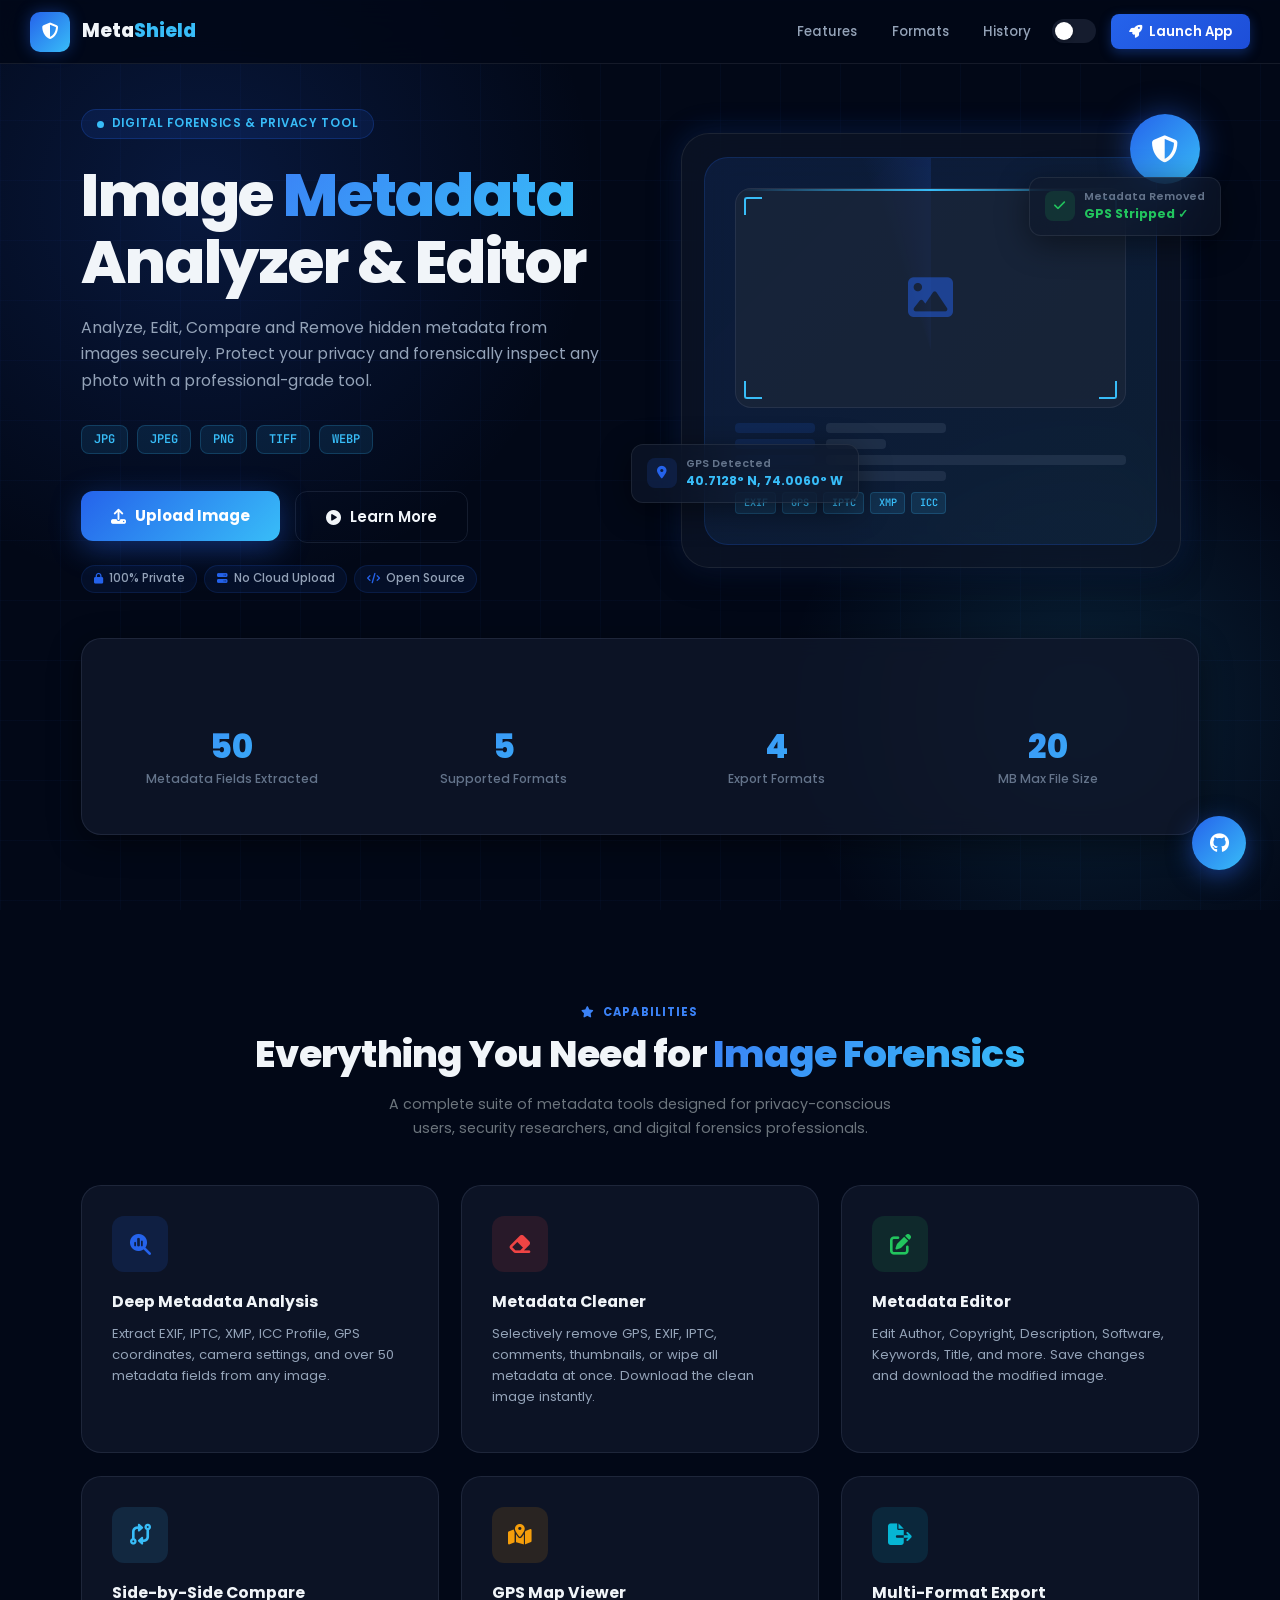
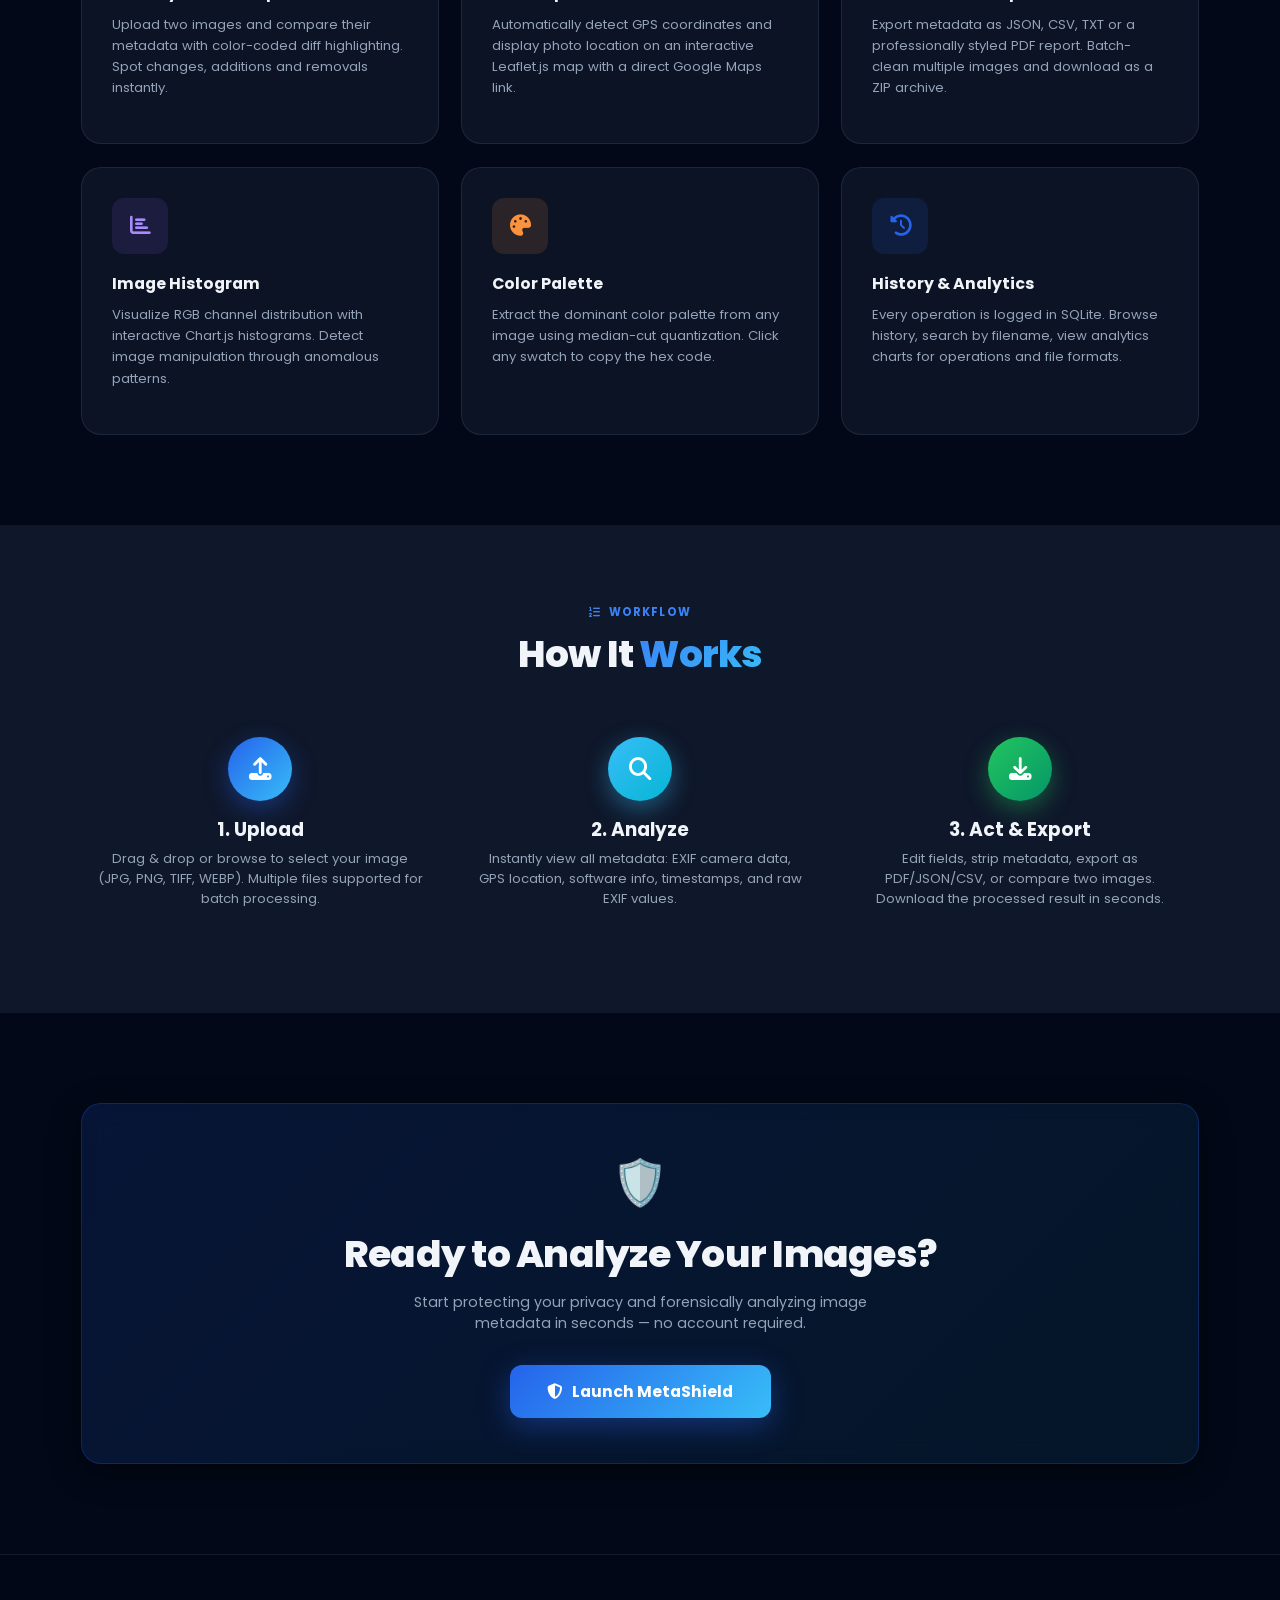
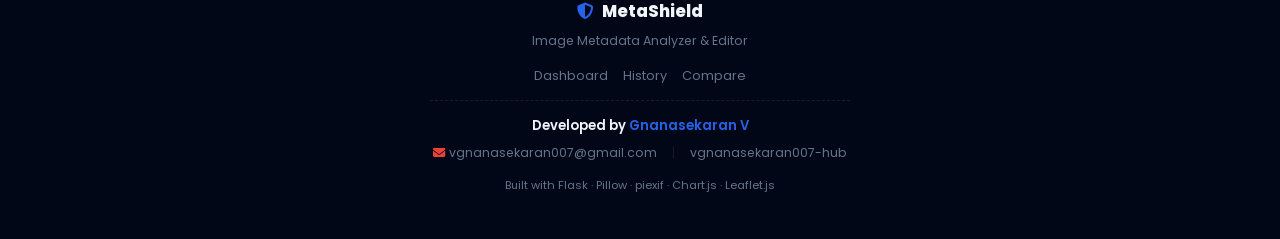
<file: templates/index.html>
<!DOCTYPE html>
<html lang="en" data-theme="dark">
<head>
  <meta charset="UTF-8" />
  <meta name="viewport" content="width=device-width, initial-scale=1.0" />
  <title>MetaShield – Image Metadata Analyzer & Editor</title>
  <meta name="description" content="Analyze, Edit, Compare and Remove Metadata from Images securely. A professional cybersecurity tool for digital forensics." />

  <!-- Favicon -->
  <link rel="shortcut icon" href="{{ url_for('static', filename='images/favicon.png') }}" type="image/png" />

  <!-- Bootstrap 5 -->
  <link rel="stylesheet" href="https://cdn.jsdelivr.net/npm/bootstrap@5.3.3/dist/css/bootstrap.min.css" />
  <!-- Font Awesome -->
  <link rel="stylesheet" href="https://cdnjs.cloudflare.com/ajax/libs/font-awesome/6.5.1/css/all.min.css" />
  <!-- AOS Animation -->
  <link rel="stylesheet" href="https://unpkg.com/aos@2.3.4/dist/aos.css" />
  <!-- Custom CSS -->
  <link rel="stylesheet" href="/static/css/style.css" />

  <style>
    .hero-illustration {
      width: 100%;
      max-width: 500px;
      margin: 0 auto;
      position: relative;
    }
    .illustration-main {
      background: linear-gradient(135deg, rgba(37,99,235,.12), rgba(56,189,248,.08));
      border: 1px solid rgba(37,99,235,.2);
      border-radius: 24px;
      padding: 2rem;
      position: relative;
      overflow: hidden;
    }
    .illustration-main::before {
      content: '';
      position: absolute;
      top: -50%;
      left: -50%;
      width: 200%;
      height: 200%;
      background: conic-gradient(from 0deg at 50% 50%, transparent 340deg, rgba(37,99,235,.15) 360deg);
      animation: rotate 8s linear infinite;
    }
    @keyframes rotate { from { transform: rotate(0deg); } to { transform: rotate(360deg); } }
    .illustration-inner {
      position: relative;
      z-index: 1;
    }
    .mock-image-frame {
      background: var(--bg-input);
      border: 1px solid var(--border);
      border-radius: 16px;
      overflow: hidden;
      margin-bottom: 1rem;
      aspect-ratio: 16/9;
      display: flex;
      align-items: center;
      justify-content: center;
      position: relative;
    }
    .mock-image-frame .scan-line {
      position: absolute;
      top: 0; left: 0; right: 0;
      height: 2px;
      background: linear-gradient(90deg, transparent, var(--accent), transparent);
      animation: scanLine 2.5s ease-in-out infinite;
    }
    @keyframes scanLine {
      0%   { top: 0%; opacity: 1; }
      90%  { top: 100%; opacity: 1; }
      100% { top: 100%; opacity: 0; }
    }
    .mock-image-frame i {
      font-size: 3rem;
      color: var(--primary);
      opacity: 0.5;
    }
    .mock-meta-rows { display: flex; flex-direction: column; gap: .4rem; }
    .mock-meta-row {
      display: flex; gap: .75rem; align-items: center;
    }
    .mock-meta-key {
      background: rgba(37,99,235,.15);
      border-radius: 4px;
      height: 10px;
      width: 80px;
      flex-shrink: 0;
    }
    .mock-meta-val {
      background: var(--border);
      border-radius: 4px;
      height: 10px;
      flex: 1;
    }
    .mock-meta-val.short { flex: 0 0 60px; }
    .mock-meta-val.med   { flex: 0 0 120px; }
    .mock-tag-row {
      display: flex; gap: .4rem; flex-wrap: wrap; margin-top: .75rem;
    }
    .mock-tag {
      background: rgba(56,189,248,.12);
      border: 1px solid rgba(56,189,248,.2);
      border-radius: 4px;
      padding: .15rem .5rem;
      font-size: .68rem;
      color: var(--accent);
      font-family: var(--font-mono);
      font-weight: 600;
    }
    .floating-shield {
      position: absolute;
      top: -20px;
      right: -20px;
      width: 70px;
      height: 70px;
      background: linear-gradient(135deg, var(--primary), var(--accent));
      border-radius: 50%;
      display: flex;
      align-items: center;
      justify-content: center;
      font-size: 1.8rem;
      color: white;
      box-shadow: 0 0 30px rgba(37,99,235,.5);
      animation: floatCard 5s ease-in-out infinite;
      z-index: 10;
    }
  </style>
</head>
<body>

<!-- Page Loader -->
<div id="page-loader">
  <div class="loader-logo"><i class="fas fa-shield-halved"></i></div>
  <div style="font-size:.85rem;color:var(--text-muted);margin-bottom:.75rem;font-weight:600;letter-spacing:.05em;">METASHIELD</div>
  <div class="loader-bar"><div class="loader-bar-inner"></div></div>
</div>

<!-- Animated background -->
<div class="hero-bg">
  <div class="grid-overlay"></div>

  <!-- ── Navbar ──────────────────────────────────────────── -->
  <nav class="ms-navbar">
    <a href="/" class="nav-logo text-decoration-none">
      <div class="logo-icon"><i class="fas fa-shield-halved"></i></div>
      <span class="brand">Meta<span class="dot">Shield</span></span>
    </a>

    <div class="nav-links ms-auto d-flex align-items-center gap-2">
      <a href="#features" class="nav-link-custom d-none d-md-block">Features</a>
      <a href="#formats"  class="nav-link-custom d-none d-md-block">Formats</a>
      <a href="/history"  class="nav-link-custom d-none d-md-block">History</a>
      <button class="theme-toggle me-2" id="themeToggle" title="Toggle theme" aria-label="Toggle dark/light theme"></button>
      <a href="/dashboard"><button class="btn-nav ripple"><span><i class="fas fa-rocket me-1"></i> Launch App</span></button></a>
    </div>
  </nav>

  <!-- ── Hero Section ────────────────────────────────────── -->
  <section class="hero-section" id="home">
    <div class="container">
      <div class="row align-items-center g-5">

        <!-- Left column -->
        <div class="col-lg-6" data-aos="fade-right" data-aos-duration="700">
          <div class="hero-eyebrow">
            <span class="eyebrow-dot"></span>
            Digital Forensics & Privacy Tool
          </div>

          <h1 class="hero-title">
            Image <span class="grad">Metadata</span><br/>
            Analyzer &amp; Editor
          </h1>

          <p class="hero-sub">
            Analyze, Edit, Compare and Remove hidden metadata from images
            securely. Protect your privacy and forensically inspect any photo
            with a professional-grade tool.
          </p>

          <!-- Supported formats -->
          <div class="hero-badges" id="formats">
            <span class="format-badge">JPG</span>
            <span class="format-badge">JPEG</span>
            <span class="format-badge">PNG</span>
            <span class="format-badge">TIFF</span>
            <span class="format-badge">WEBP</span>
          </div>

          <!-- CTA Buttons -->
          <div class="hero-actions mb-4">
            <a href="/dashboard">
              <button class="btn-hero-primary ripple">
                <i class="fas fa-upload"></i>
                Upload Image
              </button>
            </a>
            <a href="#features">
              <button class="btn-hero-secondary">
                <i class="fas fa-play-circle"></i>
                Learn More
              </button>
            </a>
          </div>

          <!-- Trust indicators -->
          <div class="d-flex flex-wrap gap-2 mt-2">
            <span class="info-chip"><i class="fas fa-lock"></i> 100% Private</span>
            <span class="info-chip"><i class="fas fa-server"></i> No Cloud Upload</span>
            <span class="info-chip"><i class="fas fa-code"></i> Open Source</span>
          </div>
        </div>

        <!-- Right column – Illustration -->
        <div class="col-lg-6" data-aos="fade-left" data-aos-duration="700" data-aos-delay="150">
          <div class="hero-illustration">

            <!-- Floating mini cards -->
            <div class="hero-mini-card card-1">
              <div class="mini-icon" style="background:rgba(34,197,94,.15);color:var(--success);">
                <i class="fas fa-check"></i>
              </div>
              <div>
                <div style="font-size:.72rem;color:var(--text-muted);">Metadata Removed</div>
                <div style="font-size:.82rem;font-weight:700;color:var(--success);">GPS Stripped ✓</div>
              </div>
            </div>

            <div class="hero-mini-card card-2">
              <div class="mini-icon" style="background:rgba(37,99,235,.15);color:var(--primary);">
                <i class="fas fa-map-marker-alt"></i>
              </div>
              <div>
                <div style="font-size:.72rem;color:var(--text-muted);">GPS Detected</div>
                <div style="font-size:.82rem;font-weight:700;color:var(--accent);">40.7128° N, 74.0060° W</div>
              </div>
            </div>

            <!-- Main visual card -->
            <div class="hero-image-card">
              <div class="floating-shield"><i class="fas fa-shield-halved"></i></div>
              <div class="illustration-main">
                <div class="illustration-inner">
                  <div class="mock-image-frame">
                    <div class="scan-line"></div>
                    <i class="fas fa-image"></i>
                    <!-- Simulated corner markers -->
                    <div style="position:absolute;top:8px;left:8px;width:18px;height:18px;border-top:2px solid var(--accent);border-left:2px solid var(--accent);border-radius:3px 0 0 0;"></div>
                    <div style="position:absolute;top:8px;right:8px;width:18px;height:18px;border-top:2px solid var(--accent);border-right:2px solid var(--accent);border-radius:0 3px 0 0;"></div>
                    <div style="position:absolute;bottom:8px;left:8px;width:18px;height:18px;border-bottom:2px solid var(--accent);border-left:2px solid var(--accent);border-radius:0 0 0 3px;"></div>
                    <div style="position:absolute;bottom:8px;right:8px;width:18px;height:18px;border-bottom:2px solid var(--accent);border-right:2px solid var(--accent);border-radius:0 0 3px 0;"></div>
                  </div>
                  <div class="mock-meta-rows">
                    <div class="mock-meta-row"><div class="mock-meta-key" style="animation:shimmer 2s .0s infinite;"></div><div class="mock-meta-val med"></div></div>
                    <div class="mock-meta-row"><div class="mock-meta-key" style="animation:shimmer 2s .2s infinite;"></div><div class="mock-meta-val short"></div></div>
                    <div class="mock-meta-row"><div class="mock-meta-key" style="animation:shimmer 2s .4s infinite;"></div><div class="mock-meta-val"></div></div>
                    <div class="mock-meta-row"><div class="mock-meta-key" style="animation:shimmer 2s .6s infinite;"></div><div class="mock-meta-val med"></div></div>
                  </div>
                  <div class="mock-tag-row">
                    <span class="mock-tag">EXIF</span>
                    <span class="mock-tag">GPS</span>
                    <span class="mock-tag">IPTC</span>
                    <span class="mock-tag">XMP</span>
                    <span class="mock-tag">ICC</span>
                  </div>
                </div>
              </div>
            </div>
          </div>
        </div>
      </div>

      <!-- Stats row -->
      <div class="row mt-5" data-aos="fade-up" data-aos-delay="300">
        <div class="col-12">
          <div class="glass-card p-4">
            <div class="stats-grid">
              <div class="stat-item" data-aos="zoom-in" data-aos-delay="350">
                <div class="stat-number" data-count="50">0</div>
                <div class="stat-label">Metadata Fields Extracted</div>
              </div>
              <div class="stat-item" data-aos="zoom-in" data-aos-delay="400">
                <div class="stat-number" data-count="5">0</div>
                <div class="stat-label">Supported Formats</div>
              </div>
              <div class="stat-item" data-aos="zoom-in" data-aos-delay="450">
                <div class="stat-number" data-count="4">0</div>
                <div class="stat-label">Export Formats</div>
              </div>
              <div class="stat-item" data-aos="zoom-in" data-aos-delay="500">
                <div class="stat-number" data-count="20">0</div>
                <div class="stat-label">MB Max File Size</div>
              </div>
            </div>
          </div>
        </div>
      </div>
    </div>
  </section>
</div><!-- /.hero-bg -->

<!-- ── Features Section ──────────────────────────────────── -->
<section class="features-section" id="features">
  <div class="container">
    <div class="text-center mb-5" data-aos="fade-up">
      <div class="section-label"><i class="fas fa-star"></i> Capabilities</div>
      <h2 class="section-heading">Everything You Need for <span class="text-grad">Image Forensics</span></h2>
      <p class="text-secondary" style="max-width:540px;margin:0 auto;font-size:.95rem;line-height:1.7;">
        A complete suite of metadata tools designed for privacy-conscious users, security researchers, and digital forensics professionals.
      </p>
    </div>

    <div class="row g-4">
      <!-- Feature 1 -->
      <div class="col-md-6 col-lg-4" data-aos="fade-up" data-aos-delay="0">
        <div class="feature-card">
          <div class="feature-icon" style="background:rgba(37,99,235,.15);color:var(--primary);">
            <i class="fas fa-magnifying-glass-chart"></i>
          </div>
          <div class="feature-title">Deep Metadata Analysis</div>
          <p class="feature-desc">Extract EXIF, IPTC, XMP, ICC Profile, GPS coordinates, camera settings, and over 50 metadata fields from any image.</p>
        </div>
      </div>
      <!-- Feature 2 -->
      <div class="col-md-6 col-lg-4" data-aos="fade-up" data-aos-delay="80">
        <div class="feature-card">
          <div class="feature-icon" style="background:rgba(239,68,68,.12);color:var(--danger);">
            <i class="fas fa-eraser"></i>
          </div>
          <div class="feature-title">Metadata Cleaner</div>
          <p class="feature-desc">Selectively remove GPS, EXIF, IPTC, comments, thumbnails, or wipe all metadata at once. Download the clean image instantly.</p>
        </div>
      </div>
      <!-- Feature 3 -->
      <div class="col-md-6 col-lg-4" data-aos="fade-up" data-aos-delay="160">
        <div class="feature-card">
          <div class="feature-icon" style="background:rgba(34,197,94,.12);color:var(--success);">
            <i class="fas fa-pen-to-square"></i>
          </div>
          <div class="feature-title">Metadata Editor</div>
          <p class="feature-desc">Edit Author, Copyright, Description, Software, Keywords, Title, and more. Save changes and download the modified image.</p>
        </div>
      </div>
      <!-- Feature 4 -->
      <div class="col-md-6 col-lg-4" data-aos="fade-up" data-aos-delay="0">
        <div class="feature-card">
          <div class="feature-icon" style="background:rgba(56,189,248,.12);color:var(--accent);">
            <i class="fas fa-code-compare"></i>
          </div>
          <div class="feature-title">Side-by-Side Compare</div>
          <p class="feature-desc">Upload two images and compare their metadata with color-coded diff highlighting. Spot changes, additions and removals instantly.</p>
        </div>
      </div>
      <!-- Feature 5 -->
      <div class="col-md-6 col-lg-4" data-aos="fade-up" data-aos-delay="80">
        <div class="feature-card">
          <div class="feature-icon" style="background:rgba(245,158,11,.12);color:var(--warning);">
            <i class="fas fa-map-location-dot"></i>
          </div>
          <div class="feature-title">GPS Map Viewer</div>
          <p class="feature-desc">Automatically detect GPS coordinates and display photo location on an interactive Leaflet.js map with a direct Google Maps link.</p>
        </div>
      </div>
      <!-- Feature 6 -->
      <div class="col-md-6 col-lg-4" data-aos="fade-up" data-aos-delay="160">
        <div class="feature-card">
          <div class="feature-icon" style="background:rgba(6,182,212,.12);color:var(--info);">
            <i class="fas fa-file-export"></i>
          </div>
          <div class="feature-title">Multi-Format Export</div>
          <p class="feature-desc">Export metadata as JSON, CSV, TXT or a professionally styled PDF report. Batch-clean multiple images and download as a ZIP archive.</p>
        </div>
      </div>
      <!-- Feature 7 -->
      <div class="col-md-6 col-lg-4" data-aos="fade-up" data-aos-delay="0">
        <div class="feature-card">
          <div class="feature-icon" style="background:rgba(139,92,246,.12);color:#A78BFA;">
            <i class="fas fa-chart-bar"></i>
          </div>
          <div class="feature-title">Image Histogram</div>
          <p class="feature-desc">Visualize RGB channel distribution with interactive Chart.js histograms. Detect image manipulation through anomalous patterns.</p>
        </div>
      </div>
      <!-- Feature 8 -->
      <div class="col-md-6 col-lg-4" data-aos="fade-up" data-aos-delay="80">
        <div class="feature-card">
          <div class="feature-icon" style="background:rgba(251,146,60,.12);color:#FB923C;">
            <i class="fas fa-palette"></i>
          </div>
          <div class="feature-title">Color Palette</div>
          <p class="feature-desc">Extract the dominant color palette from any image using median-cut quantization. Click any swatch to copy the hex code.</p>
        </div>
      </div>
      <!-- Feature 9 -->
      <div class="col-md-6 col-lg-4" data-aos="fade-up" data-aos-delay="160">
        <div class="feature-card">
          <div class="feature-icon" style="background:rgba(37,99,235,.12);color:var(--primary);">
            <i class="fas fa-clock-rotate-left"></i>
          </div>
          <div class="feature-title">History & Analytics</div>
          <p class="feature-desc">Every operation is logged in SQLite. Browse history, search by filename, view analytics charts for operations and file formats.</p>
        </div>
      </div>
    </div>
  </div>
</section>

<!-- ── How It Works ───────────────────────────────────────── -->
<section style="padding:5rem 0;background:var(--bg-surface);">
  <div class="container">
    <div class="text-center mb-5" data-aos="fade-up">
      <div class="section-label"><i class="fas fa-list-ol"></i> Workflow</div>
      <h2 class="section-heading">How It <span class="text-grad">Works</span></h2>
    </div>
    <div class="row g-4 justify-content-center">
      <div class="col-md-4" data-aos="fade-up" data-aos-delay="0">
        <div class="text-center p-3">
          <div style="width:64px;height:64px;background:linear-gradient(135deg,var(--primary),var(--accent));border-radius:50%;display:flex;align-items:center;justify-content:center;font-size:1.5rem;color:#fff;margin:0 auto 1.2rem;box-shadow:0 8px 25px rgba(37,99,235,.4);">
            <i class="fas fa-upload"></i>
          </div>
          <h5 style="font-weight:700;margin-bottom:.5rem;">1. Upload</h5>
          <p style="font-size:.88rem;color:var(--text-secondary);">Drag & drop or browse to select your image (JPG, PNG, TIFF, WEBP). Multiple files supported for batch processing.</p>
        </div>
      </div>
      <div class="col-md-4" data-aos="fade-up" data-aos-delay="100">
        <div class="text-center p-3">
          <div style="width:64px;height:64px;background:linear-gradient(135deg,var(--accent),var(--info));border-radius:50%;display:flex;align-items:center;justify-content:center;font-size:1.5rem;color:#fff;margin:0 auto 1.2rem;box-shadow:0 8px 25px rgba(56,189,248,.4);">
            <i class="fas fa-magnifying-glass"></i>
          </div>
          <h5 style="font-weight:700;margin-bottom:.5rem;">2. Analyze</h5>
          <p style="font-size:.88rem;color:var(--text-secondary);">Instantly view all metadata: EXIF camera data, GPS location, software info, timestamps, and raw EXIF values.</p>
        </div>
      </div>
      <div class="col-md-4" data-aos="fade-up" data-aos-delay="200">
        <div class="text-center p-3">
          <div style="width:64px;height:64px;background:linear-gradient(135deg,var(--success),#059669);border-radius:50%;display:flex;align-items:center;justify-content:center;font-size:1.5rem;color:#fff;margin:0 auto 1.2rem;box-shadow:0 8px 25px rgba(34,197,94,.4);">
            <i class="fas fa-download"></i>
          </div>
          <h5 style="font-weight:700;margin-bottom:.5rem;">3. Act & Export</h5>
          <p style="font-size:.88rem;color:var(--text-secondary);">Edit fields, strip metadata, export as PDF/JSON/CSV, or compare two images. Download the processed result in seconds.</p>
        </div>
      </div>
    </div>
  </div>
</section>

<!-- ── CTA Section ────────────────────────────────────────── -->
<section style="padding:6rem 0;">
  <div class="container">
    <div class="glass-card p-5 text-center" data-aos="zoom-in" style="background:linear-gradient(135deg,rgba(37,99,235,.15),rgba(56,189,248,.08));border-color:rgba(37,99,235,.25);">
      <div style="font-size:3rem;margin-bottom:1rem;">🛡️</div>
      <h2 class="section-heading mb-3">Ready to Analyze Your Images?</h2>
      <p style="color:var(--text-secondary);font-size:.95rem;max-width:500px;margin:0 auto 2rem;">
        Start protecting your privacy and forensically analyzing image metadata in seconds — no account required.
      </p>
      <a href="/dashboard">
        <button class="btn-hero-primary ripple" style="font-size:1.05rem;padding:1rem 2.5rem;">
          <i class="fas fa-shield-halved"></i>
          Launch MetaShield
        </button>
      </a>
    </div>
  </div>
</section>

<!-- ── Footer ──────────────────────────────────────────────── -->
<footer class="ms-footer">
  <div class="container">
    <div class="footer-logo"><i class="fas fa-shield-halved me-2" style="color:var(--primary);"></i>MetaShield</div>
    <p style="margin-bottom:1rem;">Image Metadata Analyzer &amp; Editor</p>
    <div class="d-flex justify-content-center gap-3 mb-3" style="font-size:.85rem;">
      <a href="/dashboard" style="color:var(--text-muted);">Dashboard</a>
      <a href="/history"   style="color:var(--text-muted);">History</a>
      <a href="/compare"   style="color:var(--text-muted);">Compare</a>
    </div>
    <div style="max-width:420px;margin:0 auto 1rem auto;border-top:1px dashed var(--border);padding-top:1rem;">
      <div style="font-size:.88rem;color:var(--text-primary);font-weight:600;margin-bottom:.5rem;">
        Developed by <span style="color:var(--primary);">Gnanasekaran V</span>
      </div>
      <div class="d-flex justify-content-center gap-3 align-items-center flex-wrap" style="font-size:.82rem;">
        <a href="mailto:vgnanasekaran007@gmail.com" class="text-decoration-none" style="color:var(--text-muted);" target="_blank">
          <i class="fas fa-envelope me-1" style="color:#EA4335;"></i>vgnanasekaran007@gmail.com
        </a>
        <span style="color:var(--border);">|</span>
        <a href="https://github.com/vgnanasekaran007-hub" class="text-decoration-none" style="color:var(--text-muted);" target="_blank" rel="noopener">
          <i class="fab fa-github me-1"></i>vgnanasekaran007-hub
        </a>
      </div>
    </div>
    <p style="font-size:.75rem;color:var(--text-muted);margin-top:.5rem;">
      Built with Flask · Pillow · piexif · Chart.js · Leaflet.js
    </p>
  </div>
</footer>

<!-- Toast container -->
<div class="toast-container-custom" id="toastContainer"></div>

<!-- Scripts -->
<script src="https://cdn.jsdelivr.net/npm/bootstrap@5.3.3/dist/js/bootstrap.bundle.min.js"></script>
<script src="https://unpkg.com/aos@2.3.4/dist/aos.js"></script>
<script>
  // AOS init
  AOS.init({ once: true, offset: 60 });

  // Page loader
  window.addEventListener('load', () => {
    setTimeout(() => {
      document.getElementById('page-loader').classList.add('hidden');
    }, 600);
  });

  // Theme toggle
  const root = document.documentElement;
  const toggleBtn = document.getElementById('themeToggle');
  const saved = localStorage.getItem('ms-theme') || 'dark';
  root.setAttribute('data-theme', saved);
  toggleBtn.addEventListener('click', () => {
    const cur = root.getAttribute('data-theme');
    const next = cur === 'dark' ? 'light' : 'dark';
    root.setAttribute('data-theme', next);
    localStorage.setItem('ms-theme', next);
  });

  // Animated counters
  function animateCounter(el) {
    const target = parseInt(el.dataset.count);
    const suffix = el.dataset.suffix || '';
    let current = 0;
    const step = Math.ceil(target / 40);
    const interval = setInterval(() => {
      current = Math.min(current + step, target);
      el.textContent = current + suffix;
      if (current >= target) clearInterval(interval);
    }, 30);
  }
  const observer = new IntersectionObserver((entries) => {
    entries.forEach(e => { if (e.isIntersecting) { animateCounter(e.target); observer.unobserve(e.target); } });
  }, { threshold: 0.5 });
  document.querySelectorAll('[data-count]').forEach(el => observer.observe(el));

  // Ripple effect
  document.querySelectorAll('.ripple').forEach(btn => {
    btn.addEventListener('click', function(e) {
      const r = document.createElement('span');
      r.className = 'ripple-effect';
      const rect = this.getBoundingClientRect();
      const size = Math.max(rect.width, rect.height);
      r.style.cssText = `width:${size}px;height:${size}px;left:${e.clientX-rect.left-size/2}px;top:${e.clientY-rect.top-size/2}px;`;
      this.appendChild(r);
      setTimeout(() => r.remove(), 600);
    });
  });
</script>
</body>
</html>
</file>
<file: static/css/style.css>
/* ============================================================
   MetaShield – style.css
   Premium glassmorphism dark/light cybersecurity UI
   ============================================================ */

/* ── Google Fonts ───────────────────────────────────────────── */
@import url('https://fonts.googleapis.com/css2?family=Poppins:wght@300;400;500;600;700;800&family=JetBrains+Mono:wght@400;500&display=swap');

/* ── CSS Variables (Design Tokens) ─────────────────────────── */
:root {
  /* Colors */
  --primary:        #2563EB;
  --primary-light:  #3B82F6;
  --primary-dark:   #1D4ED8;
  --accent:         #38BDF8;
  --accent-dark:    #0EA5E9;
  --success:        #22C55E;
  --success-dark:   #16A34A;
  --danger:         #EF4444;
  --danger-dark:    #DC2626;
  --warning:        #F59E0B;
  --info:           #06B6D4;

  /* Dark theme (default) */
  --bg-root:        #020817;
  --bg-surface:     #0F172A;
  --bg-card:        rgba(15, 23, 42, 0.80);
  --bg-card-hover:  rgba(30, 41, 59, 0.90);
  --bg-sidebar:     rgba(2, 8, 23, 0.95);
  --bg-input:       rgba(30, 41, 59, 0.60);
  --border:         rgba(99, 116, 143, 0.20);
  --border-active:  rgba(37, 99, 235, 0.60);
  --text-primary:   #F1F5F9;
  --text-secondary: #94A3B8;
  --text-muted:     #64748B;
  --glass-bg:       rgba(15, 23, 42, 0.65);
  --glass-border:   rgba(255, 255, 255, 0.08);
  --shadow:         0 8px 32px rgba(0, 0, 0, 0.45);
  --shadow-sm:      0 2px 8px rgba(0, 0, 0, 0.30);
  --shadow-glow:    0 0 30px rgba(37, 99, 235, 0.25);

  /* Typography */
  --font-sans: 'Poppins', -apple-system, BlinkMacSystemFont, sans-serif;
  --font-mono: 'JetBrains Mono', 'Fira Code', monospace;

  /* Spacing */
  --sidebar-w:      260px;
  --header-h:       64px;
  --radius-sm:      8px;
  --radius:         12px;
  --radius-lg:      20px;
  --radius-xl:      28px;

  /* Transitions */
  --t-fast:  0.15s ease;
  --t-base:  0.25s ease;
  --t-slow:  0.40s ease;
}

/* Light theme overrides */
[data-theme="light"] {
  --bg-root:        #F0F4FF;
  --bg-surface:     #FFFFFF;
  --bg-card:        rgba(255, 255, 255, 0.85);
  --bg-card-hover:  rgba(248, 250, 252, 0.95);
  --bg-sidebar:     rgba(15, 23, 42, 0.96);
  --bg-input:       rgba(241, 245, 249, 0.90);
  --border:         rgba(148, 163, 184, 0.30);
  --border-active:  rgba(37, 99, 235, 0.50);
  --text-primary:   #0F172A;
  --text-secondary: #475569;
  --text-muted:     #94A3B8;
  --glass-bg:       rgba(255, 255, 255, 0.75);
  --glass-border:   rgba(0, 0, 0, 0.06);
  --shadow:         0 8px 32px rgba(37, 99, 235, 0.10);
  --shadow-sm:      0 2px 8px rgba(0, 0, 0, 0.06);
  --shadow-glow:    0 0 30px rgba(37, 99, 235, 0.15);
}

/* ── Reset & Base ───────────────────────────────────────────── */
*, *::before, *::after { box-sizing: border-box; margin: 0; padding: 0; }

html {
  scroll-behavior: smooth;
  font-size: 15px;
}

body {
  font-family: var(--font-sans);
  background: var(--bg-root);
  color: var(--text-primary);
  min-height: 100vh;
  transition: background var(--t-slow), color var(--t-slow);
  overflow-x: hidden;
}

a { color: var(--accent); text-decoration: none; transition: color var(--t-fast); }
a:hover { color: var(--primary-light); }

img { max-width: 100%; display: block; }

/* ── Scrollbar ──────────────────────────────────────────────── */
::-webkit-scrollbar { width: 6px; height: 6px; }
::-webkit-scrollbar-track { background: transparent; }
::-webkit-scrollbar-thumb { background: rgba(99,116,143,.35); border-radius: 99px; }
::-webkit-scrollbar-thumb:hover { background: var(--primary); }

/* ── Page Loader ─────────────────────────────────────────────── */
#page-loader {
  position: fixed; inset: 0;
  background: var(--bg-root);
  display: flex; flex-direction: column;
  align-items: center; justify-content: center;
  z-index: 9999;
  transition: opacity .4s ease, visibility .4s ease;
}
#page-loader.hidden { opacity: 0; visibility: hidden; pointer-events: none; }

.loader-logo {
  width: 70px; height: 70px;
  background: linear-gradient(135deg, var(--primary), var(--accent));
  border-radius: 20px;
  display: flex; align-items: center; justify-content: center;
  font-size: 2rem; color: #fff;
  box-shadow: var(--shadow-glow);
  animation: loaderPulse 1.4s ease-in-out infinite;
  margin-bottom: 1.5rem;
}
@keyframes loaderPulse {
  0%, 100% { transform: scale(1); box-shadow: 0 0 20px rgba(37,99,235,.4); }
  50%       { transform: scale(1.1); box-shadow: 0 0 50px rgba(56,189,248,.6); }
}

.loader-bar {
  width: 200px; height: 3px;
  background: var(--border);
  border-radius: 99px;
  overflow: hidden;
  margin-top: .5rem;
}
.loader-bar-inner {
  height: 100%;
  background: linear-gradient(90deg, var(--primary), var(--accent));
  border-radius: 99px;
  animation: loaderBar 1.2s ease-in-out infinite;
}
@keyframes loaderBar {
  0%   { width: 0%; margin-left: 0; }
  50%  { width: 80%; }
  100% { width: 0%; margin-left: 100%; }
}

/* ── Glassmorphism card ─────────────────────────────────────── */
.glass {
  background: var(--glass-bg);
  backdrop-filter: blur(20px) saturate(180%);
  -webkit-backdrop-filter: blur(20px) saturate(180%);
  border: 1px solid var(--glass-border);
  border-radius: var(--radius-lg);
  box-shadow: var(--shadow);
}

.glass-card {
  background: var(--bg-card);
  border: 1px solid var(--border);
  border-radius: var(--radius-lg);
  box-shadow: var(--shadow);
  backdrop-filter: blur(12px);
  -webkit-backdrop-filter: blur(12px);
  transition: transform var(--t-base), box-shadow var(--t-base), border-color var(--t-base);
}
.glass-card:hover {
  transform: translateY(-2px);
  box-shadow: var(--shadow), var(--shadow-glow);
  border-color: var(--border-active);
}

/* ── Buttons ─────────────────────────────────────────────────── */
.btn-primary-custom {
  background: linear-gradient(135deg, var(--primary), var(--primary-dark));
  color: #fff;
  border: none;
  border-radius: var(--radius);
  padding: .7rem 1.8rem;
  font-family: var(--font-sans);
  font-weight: 600;
  font-size: .95rem;
  cursor: pointer;
  position: relative;
  overflow: hidden;
  transition: all var(--t-base);
  box-shadow: 0 4px 15px rgba(37,99,235,.35);
  display: inline-flex; align-items: center; gap: .5rem;
}
.btn-primary-custom::before {
  content: '';
  position: absolute; inset: 0;
  background: linear-gradient(135deg, var(--primary-light), var(--accent));
  opacity: 0;
  transition: opacity var(--t-base);
}
.btn-primary-custom:hover { transform: translateY(-2px); box-shadow: 0 8px 25px rgba(37,99,235,.5); }
.btn-primary-custom:hover::before { opacity: 1; }
.btn-primary-custom span { position: relative; z-index: 1; }

.btn-ghost {
  background: transparent;
  color: var(--text-primary);
  border: 1px solid var(--border);
  border-radius: var(--radius);
  padding: .7rem 1.8rem;
  font-family: var(--font-sans);
  font-weight: 500;
  cursor: pointer;
  transition: all var(--t-base);
  display: inline-flex; align-items: center; gap: .5rem;
}
.btn-ghost:hover {
  border-color: var(--primary);
  color: var(--primary);
  background: rgba(37,99,235,.08);
}

.btn-danger-custom {
  background: linear-gradient(135deg, var(--danger), var(--danger-dark));
  color: #fff; border: none; border-radius: var(--radius);
  padding: .7rem 1.8rem; font-weight: 600; cursor: pointer;
  transition: all var(--t-base);
  box-shadow: 0 4px 15px rgba(239,68,68,.3);
  display: inline-flex; align-items: center; gap: .5rem;
}
.btn-danger-custom:hover { transform: translateY(-2px); box-shadow: 0 8px 25px rgba(239,68,68,.45); }

.btn-success-custom {
  background: linear-gradient(135deg, var(--success), var(--success-dark));
  color: #fff; border: none; border-radius: var(--radius);
  padding: .7rem 1.8rem; font-weight: 600; cursor: pointer;
  transition: all var(--t-base);
  box-shadow: 0 4px 15px rgba(34,197,94,.3);
  display: inline-flex; align-items: center; gap: .5rem;
}
.btn-success-custom:hover { transform: translateY(-2px); box-shadow: 0 8px 25px rgba(34,197,94,.45); }

/* Ripple */
.ripple { position: relative; overflow: hidden; }
.ripple-effect {
  position: absolute;
  border-radius: 50%;
  background: rgba(255,255,255,.3);
  transform: scale(0);
  animation: rippleAnim .6s linear;
  pointer-events: none;
}
@keyframes rippleAnim {
  to { transform: scale(4); opacity: 0; }
}

/* ── Badges ──────────────────────────────────────────────────── */
.badge-primary  { background: rgba(37,99,235,.15);  color: var(--primary-light); border: 1px solid rgba(37,99,235,.25); border-radius: 6px; padding: .2rem .6rem; font-size: .75rem; font-weight: 600; }
.badge-success  { background: rgba(34,197,94,.15);  color: var(--success);       border: 1px solid rgba(34,197,94,.25); border-radius: 6px; padding: .2rem .6rem; font-size: .75rem; font-weight: 600; }
.badge-danger   { background: rgba(239,68,68,.15);  color: var(--danger);        border: 1px solid rgba(239,68,68,.25); border-radius: 6px; padding: .2rem .6rem; font-size: .75rem; font-weight: 600; }
.badge-warning  { background: rgba(245,158,11,.15); color: var(--warning);       border: 1px solid rgba(245,158,11,.25); border-radius: 6px; padding: .2rem .6rem; font-size: .75rem; font-weight: 600; }
.badge-info     { background: rgba(6,182,212,.15);  color: var(--info);          border: 1px solid rgba(6,182,212,.25); border-radius: 6px; padding: .2rem .6rem; font-size: .75rem; font-weight: 600; }

/* ── Form elements ───────────────────────────────────────────── */
.form-control-custom {
  background: var(--bg-input);
  border: 1px solid var(--border);
  border-radius: var(--radius-sm);
  color: var(--text-primary);
  font-family: var(--font-sans);
  font-size: .9rem;
  padding: .6rem 1rem;
  width: 100%;
  transition: border-color var(--t-fast), box-shadow var(--t-fast);
  outline: none;
}
.form-control-custom:focus {
  border-color: var(--primary);
  box-shadow: 0 0 0 3px rgba(37,99,235,.15);
}
.form-control-custom::placeholder { color: var(--text-muted); }

label.form-label-custom {
  font-size: .8rem;
  font-weight: 600;
  color: var(--text-secondary);
  text-transform: uppercase;
  letter-spacing: .05em;
  display: block;
  margin-bottom: .4rem;
}

/* ── Section heading ─────────────────────────────────────────── */
.section-title {
  font-size: 1rem;
  font-weight: 700;
  color: var(--text-primary);
  display: flex; align-items: center; gap: .6rem;
  padding-bottom: .75rem;
  border-bottom: 1px solid var(--border);
  margin-bottom: 1rem;
}
.section-title i { color: var(--primary); }

/* ── Progress bars ───────────────────────────────────────────── */
.progress-custom {
  background: var(--border);
  border-radius: 99px;
  height: 6px;
  overflow: hidden;
}
.progress-bar-custom {
  height: 100%;
  border-radius: 99px;
  background: linear-gradient(90deg, var(--primary), var(--accent));
  transition: width 1s ease;
}

/* ── Skeleton loading ─────────────────────────────────────────── */
.skeleton {
  background: linear-gradient(90deg, var(--border) 25%, rgba(99,116,143,.1) 50%, var(--border) 75%);
  background-size: 200% 100%;
  animation: shimmer 1.5s infinite;
  border-radius: var(--radius-sm);
}
@keyframes shimmer { 0% { background-position: 200% 0; } 100% { background-position: -200% 0; } }

.skeleton-text { height: .9rem; margin-bottom: .5rem; }
.skeleton-text.w-75 { width: 75%; }
.skeleton-text.w-50 { width: 50%; }
.skeleton-img  { height: 200px; width: 100%; }
.skeleton-row  { height: 44px; margin-bottom: .5rem; }

/* ─────────────────────────────────────────────────────────────
   LANDING PAGE
   ───────────────────────────────────────────────────────────── */

/* Animated gradient background */
.hero-bg {
  background: var(--bg-root);
  position: relative;
  overflow: hidden;
  min-height: 100vh;
}

.hero-bg::before {
  content: '';
  position: absolute;
  width: 800px; height: 800px;
  border-radius: 50%;
  background: radial-gradient(circle, rgba(37,99,235,.18) 0%, transparent 70%);
  top: -200px; left: -200px;
  animation: orbFloat 10s ease-in-out infinite alternate;
  pointer-events: none;
}
.hero-bg::after {
  content: '';
  position: absolute;
  width: 600px; height: 600px;
  border-radius: 50%;
  background: radial-gradient(circle, rgba(56,189,248,.14) 0%, transparent 70%);
  bottom: -100px; right: -100px;
  animation: orbFloat 13s ease-in-out infinite alternate-reverse;
  pointer-events: none;
}
@keyframes orbFloat {
  from { transform: translate(0,0) scale(1); }
  to   { transform: translate(40px, 30px) scale(1.1); }
}

/* Particle grid overlay */
.grid-overlay {
  position: absolute; inset: 0;
  background-image:
    linear-gradient(rgba(37,99,235,.04) 1px, transparent 1px),
    linear-gradient(90deg, rgba(37,99,235,.04) 1px, transparent 1px);
  background-size: 60px 60px;
  pointer-events: none;
}

/* Navbar */
.ms-navbar {
  position: fixed; top: 0; left: 0; right: 0;
  z-index: 1000;
  height: var(--header-h);
  background: rgba(2,8,23,.85);
  backdrop-filter: blur(20px);
  -webkit-backdrop-filter: blur(20px);
  border-bottom: 1px solid var(--glass-border);
  display: flex; align-items: center;
  padding: 0 2rem;
  transition: all var(--t-base);
}
[data-theme="light"] .ms-navbar {
  background: rgba(255,255,255,.85);
  border-bottom: 1px solid rgba(0,0,0,.07);
}

.nav-logo {
  display: flex; align-items: center; gap: .8rem;
  font-size: 1.25rem; font-weight: 800; color: var(--text-primary);
}
.nav-logo .logo-icon {
  width: 40px; height: 40px;
  background: linear-gradient(135deg, var(--primary), var(--accent));
  border-radius: 10px;
  display: flex; align-items: center; justify-content: center;
  font-size: 1.1rem; color: #fff;
  box-shadow: 0 0 15px rgba(37,99,235,.4);
}
.nav-logo span.brand { color: var(--text-primary); }
.nav-logo span.dot   { color: var(--accent); }

.nav-links {
  display: flex; align-items: center; gap: .25rem;
  margin-left: auto;
}
.nav-link-custom {
  color: var(--text-secondary);
  padding: .5rem .9rem;
  border-radius: var(--radius-sm);
  font-size: .88rem;
  font-weight: 500;
  transition: all var(--t-fast);
}
.nav-link-custom:hover { color: var(--text-primary); background: rgba(255,255,255,.06); }
[data-theme="light"] .nav-link-custom:hover { background: rgba(0,0,0,.05); }

.btn-nav {
  background: linear-gradient(135deg, var(--primary), var(--primary-dark));
  color: #fff;
  border: none; border-radius: var(--radius-sm);
  padding: .5rem 1.2rem;
  font-weight: 600; font-size: .88rem;
  cursor: pointer;
  transition: all var(--t-base);
  box-shadow: 0 4px 12px rgba(37,99,235,.35);
}
.btn-nav:hover { transform: translateY(-1px); box-shadow: 0 6px 18px rgba(37,99,235,.5); }

/* Hero */
.hero-section {
  min-height: 100vh;
  display: flex; align-items: center;
  padding: calc(var(--header-h) + 3rem) 0 5rem;
  position: relative; z-index: 1;
}

.hero-eyebrow {
  display: inline-flex; align-items: center; gap: .5rem;
  background: rgba(37,99,235,.12);
  border: 1px solid rgba(37,99,235,.25);
  border-radius: 99px;
  padding: .35rem 1rem;
  font-size: .78rem;
  font-weight: 600;
  color: var(--accent);
  letter-spacing: .06em;
  text-transform: uppercase;
  margin-bottom: 1.5rem;
}
.eyebrow-dot {
  width: 7px; height: 7px;
  background: var(--accent);
  border-radius: 50%;
  animation: blink 1.5s ease-in-out infinite;
}
@keyframes blink { 0%,100%{opacity:1;} 50%{opacity:.2;} }

.hero-title {
  font-size: clamp(2.4rem, 5vw, 4rem);
  font-weight: 800;
  line-height: 1.12;
  margin-bottom: 1.25rem;
  letter-spacing: -.02em;
}
.hero-title .grad {
  background: linear-gradient(135deg, var(--primary-light), var(--accent));
  -webkit-background-clip: text;
  -webkit-text-fill-color: transparent;
  background-clip: text;
}

.hero-sub {
  font-size: 1.05rem;
  color: var(--text-secondary);
  line-height: 1.7;
  max-width: 520px;
  margin-bottom: 2rem;
}

.hero-badges {
  display: flex; flex-wrap: wrap; gap: .6rem;
  margin-bottom: 2.5rem;
}
.format-badge {
  background: rgba(56,189,248,.1);
  border: 1px solid rgba(56,189,248,.2);
  color: var(--accent);
  border-radius: var(--radius-sm);
  padding: .3rem .8rem;
  font-size: .8rem;
  font-weight: 600;
  font-family: var(--font-mono);
  transition: all var(--t-fast);
}
.format-badge:hover { background: rgba(56,189,248,.2); transform: translateY(-2px); }

.hero-actions { display: flex; gap: 1rem; flex-wrap: wrap; }
.btn-hero-primary {
  background: linear-gradient(135deg, var(--primary), var(--accent));
  color: #fff; border: none;
  border-radius: var(--radius);
  padding: .9rem 2rem;
  font-size: 1rem; font-weight: 700;
  cursor: pointer;
  box-shadow: 0 8px 30px rgba(37,99,235,.4);
  transition: all var(--t-base);
  display: inline-flex; align-items: center; gap: .6rem;
  position: relative; overflow: hidden;
}
.btn-hero-primary:hover { transform: translateY(-3px); box-shadow: 0 12px 40px rgba(37,99,235,.55); }

.btn-hero-secondary {
  background: transparent;
  color: var(--text-primary);
  border: 1px solid var(--border);
  border-radius: var(--radius);
  padding: .9rem 2rem;
  font-size: 1rem; font-weight: 600;
  cursor: pointer;
  transition: all var(--t-base);
  display: inline-flex; align-items: center; gap: .6rem;
}
.btn-hero-secondary:hover {
  border-color: var(--accent); color: var(--accent);
  background: rgba(56,189,248,.06);
  transform: translateY(-3px);
}

/* Hero Visual */
.hero-visual {
  position: relative;
}
.hero-image-card {
  background: var(--glass-bg);
  backdrop-filter: blur(24px);
  border: 1px solid var(--glass-border);
  border-radius: var(--radius-xl);
  padding: 1.5rem;
  box-shadow: var(--shadow), var(--shadow-glow);
  animation: floatCard 6s ease-in-out infinite;
  position: relative; z-index: 2;
}
@keyframes floatCard {
  0%,100% { transform: translateY(0px); }
  50%      { transform: translateY(-14px); }
}

.hero-mini-card {
  position: absolute;
  background: var(--glass-bg);
  backdrop-filter: blur(20px);
  border: 1px solid var(--glass-border);
  border-radius: var(--radius);
  padding: .75rem 1rem;
  box-shadow: var(--shadow);
  font-size: .8rem;
  font-weight: 600;
  display: flex; align-items: center; gap: .6rem;
  white-space: nowrap;
  z-index: 3;
}
.hero-mini-card.card-1 { top: 10%; right: -40px; animation: floatCard 7s 1s ease-in-out infinite; }
.hero-mini-card.card-2 { bottom: 15%; left: -50px; animation: floatCard 8s 2s ease-in-out infinite; }
.hero-mini-card .mini-icon {
  width: 30px; height: 30px;
  border-radius: 8px;
  display: flex; align-items: center; justify-content: center;
  font-size: .85rem;
}

/* Stats */
.stats-grid {
  display: grid;
  grid-template-columns: repeat(auto-fit, minmax(160px, 1fr));
  gap: 1.25rem;
  margin-top: 3rem;
}
.stat-item {
  text-align: center;
  padding: 1.5rem 1rem;
}
.stat-number {
  font-size: 2.2rem;
  font-weight: 800;
  background: linear-gradient(135deg, var(--primary-light), var(--accent));
  -webkit-background-clip: text;
  -webkit-text-fill-color: transparent;
  background-clip: text;
  line-height: 1.1;
}
.stat-label { font-size: .82rem; color: var(--text-muted); margin-top: .35rem; font-weight: 500; }

/* Feature cards */
.features-section { padding: 6rem 0; }

.feature-card {
  background: var(--bg-card);
  border: 1px solid var(--border);
  border-radius: var(--radius-lg);
  padding: 2rem;
  height: 100%;
  transition: all var(--t-base);
  position: relative;
  overflow: hidden;
}
.feature-card::before {
  content: '';
  position: absolute;
  top: 0; left: 0; right: 0;
  height: 3px;
  background: linear-gradient(90deg, var(--primary), var(--accent));
  transform: scaleX(0);
  transform-origin: left;
  transition: transform var(--t-base);
}
.feature-card:hover { transform: translateY(-4px); box-shadow: var(--shadow), var(--shadow-glow); border-color: var(--border-active); }
.feature-card:hover::before { transform: scaleX(1); }

.feature-icon {
  width: 56px; height: 56px;
  border-radius: var(--radius);
  display: flex; align-items: center; justify-content: center;
  font-size: 1.4rem;
  margin-bottom: 1.2rem;
}
.feature-title { font-size: 1.05rem; font-weight: 700; margin-bottom: .6rem; }
.feature-desc  { font-size: .88rem; color: var(--text-secondary); line-height: 1.6; }

/* Section label */
.section-label {
  display: inline-flex; align-items: center; gap: .5rem;
  font-size: .75rem; font-weight: 700;
  text-transform: uppercase; letter-spacing: .1em;
  color: var(--primary-light);
  margin-bottom: .75rem;
}
.section-heading {
  font-size: clamp(1.8rem, 3.5vw, 2.5rem);
  font-weight: 800;
  line-height: 1.2;
  letter-spacing: -.02em;
  margin-bottom: 1rem;
}

/* ─────────────────────────────────────────────────────────────
   DASHBOARD LAYOUT
   ───────────────────────────────────────────────────────────── */

.dashboard-wrapper {
  display: flex;
  min-height: 100vh;
  padding-top: var(--header-h);
}

/* Sidebar */
.sidebar {
  width: var(--sidebar-w);
  background: var(--bg-sidebar);
  border-right: 1px solid var(--glass-border);
  position: fixed;
  top: var(--header-h);
  left: 0; bottom: 0;
  display: flex; flex-direction: column;
  padding: 1.5rem 1rem;
  overflow-y: auto;
  transition: transform var(--t-base), width var(--t-base);
  z-index: 100;
}
.sidebar.collapsed { transform: translateX(calc(-1 * var(--sidebar-w))); }

.sidebar-section-title {
  font-size: .68rem;
  font-weight: 700;
  color: var(--text-muted);
  text-transform: uppercase;
  letter-spacing: .1em;
  padding: 0 .5rem;
  margin: 1rem 0 .5rem;
}

.nav-item-custom {
  display: flex; align-items: center; gap: .75rem;
  padding: .65rem .9rem;
  border-radius: var(--radius-sm);
  color: var(--text-secondary);
  font-size: .88rem; font-weight: 500;
  cursor: pointer;
  transition: all var(--t-fast);
  position: relative;
  margin-bottom: .15rem;
  border: 1px solid transparent;
}
.nav-item-custom i { width: 18px; text-align: center; font-size: 1rem; flex-shrink: 0; }
.nav-item-custom:hover {
  background: rgba(37,99,235,.1);
  color: var(--text-primary);
  border-color: rgba(37,99,235,.15);
}
.nav-item-custom.active {
  background: linear-gradient(135deg, rgba(37,99,235,.2), rgba(56,189,248,.1));
  color: var(--primary-light);
  border-color: rgba(37,99,235,.25);
  font-weight: 600;
}
.nav-item-custom.active::before {
  content: '';
  position: absolute;
  left: 0; top: 25%; bottom: 25%;
  width: 3px;
  background: var(--primary);
  border-radius: 0 3px 3px 0;
}

/* Main content area */
.main-content {
  flex: 1;
  margin-left: var(--sidebar-w);
  padding: 2rem;
  transition: margin-left var(--t-base);
  min-height: calc(100vh - var(--header-h));
}
.main-content.expanded { margin-left: 0; }

/* Dashboard header */
.dash-header {
  display: flex; align-items: center; justify-content: space-between;
  margin-bottom: 1.75rem;
  flex-wrap: wrap; gap: 1rem;
}
.dash-title { font-size: 1.4rem; font-weight: 700; display: flex; align-items: center; gap: .6rem; }
.dash-subtitle { font-size: .85rem; color: var(--text-muted); margin-top: .2rem; }

/* Upload zone */
.upload-zone {
  border: 2px dashed var(--border);
  border-radius: var(--radius-lg);
  padding: 3rem 2rem;
  text-align: center;
  cursor: pointer;
  transition: all var(--t-base);
  background: var(--bg-input);
  position: relative;
  overflow: hidden;
}
.upload-zone:hover, .upload-zone.drag-over {
  border-color: var(--primary);
  background: rgba(37,99,235,.06);
  box-shadow: 0 0 0 4px rgba(37,99,235,.1);
}
.upload-zone.drag-over { animation: zonePulse .5s ease; }
@keyframes zonePulse {
  0%,100% { transform: scale(1); }
  50%      { transform: scale(1.01); }
}
.upload-icon {
  width: 70px; height: 70px;
  border-radius: 50%;
  background: rgba(37,99,235,.12);
  display: flex; align-items: center; justify-content: center;
  font-size: 1.8rem; color: var(--primary);
  margin: 0 auto 1rem;
  transition: all var(--t-base);
}
.upload-zone:hover .upload-icon {
  background: rgba(37,99,235,.2);
  transform: scale(1.1);
  box-shadow: 0 0 20px rgba(37,99,235,.35);
}
.upload-title { font-size: 1.05rem; font-weight: 600; margin-bottom: .4rem; }
.upload-sub   { font-size: .83rem; color: var(--text-muted); }

/* Image preview card */
.img-preview-card {
  background: var(--bg-input);
  border: 1px solid var(--border);
  border-radius: var(--radius);
  overflow: hidden;
  position: relative;
  aspect-ratio: 4/3;
  display: flex; align-items: center; justify-content: center;
}
.img-preview-card img {
  width: 100%; height: 100%;
  object-fit: contain;
}
.img-preview-actions {
  position: absolute; top: .5rem; right: .5rem;
  display: flex; gap: .4rem;
}
.img-action-btn {
  width: 32px; height: 32px;
  background: rgba(0,0,0,.5);
  border: none;
  border-radius: 8px;
  color: #fff;
  font-size: .8rem;
  cursor: pointer;
  display: flex; align-items: center; justify-content: center;
  transition: all var(--t-fast);
  backdrop-filter: blur(8px);
}
.img-action-btn:hover { background: var(--primary); }

/* Metadata rows */
.meta-row {
  display: flex; align-items: flex-start;
  padding: .6rem 0;
  border-bottom: 1px solid var(--border);
  gap: 1rem;
  font-size: .855rem;
  transition: background var(--t-fast);
}
.meta-row:hover { background: rgba(37,99,235,.04); border-radius: var(--radius-sm); }
.meta-row:last-child { border-bottom: none; }
.meta-key {
  color: var(--text-muted);
  font-weight: 500;
  min-width: 150px;
  flex-shrink: 0;
  font-size: .8rem;
}
.meta-val {
  color: var(--text-primary);
  word-break: break-all;
  font-family: var(--font-mono);
  font-size: .82rem;
  flex: 1;
}
.meta-val.clickable { cursor: pointer; color: var(--accent); }
.meta-val.clickable:hover { text-decoration: underline; }

/* GPS badge */
.gps-badge {
  display: inline-flex; align-items: center; gap: .4rem;
  background: rgba(34,197,94,.12);
  border: 1px solid rgba(34,197,94,.25);
  border-radius: 6px;
  padding: .25rem .7rem;
  font-size: .78rem;
  color: var(--success);
  font-weight: 600;
  cursor: pointer;
  transition: all var(--t-fast);
}
.gps-badge:hover { background: rgba(34,197,94,.2); }

/* Map container */
#gps-map {
  width: 100%; height: 300px;
  border-radius: var(--radius);
  overflow: hidden;
  border: 1px solid var(--border);
  margin-top: .75rem;
}

/* Metadata search */
.meta-search-bar {
  position: relative;
  margin-bottom: 1rem;
}
.meta-search-bar input {
  padding-left: 2.5rem;
}
.meta-search-bar i {
  position: absolute;
  left: .9rem; top: 50%;
  transform: translateY(-50%);
  color: var(--text-muted);
  pointer-events: none;
}

/* Tab navigation */
.tab-nav {
  display: flex; gap: .25rem;
  background: var(--bg-input);
  border-radius: var(--radius-sm);
  padding: .25rem;
  margin-bottom: 1.25rem;
}
.tab-btn {
  flex: 1;
  background: none; border: none;
  color: var(--text-muted);
  font-family: var(--font-sans);
  font-size: .83rem; font-weight: 600;
  padding: .5rem .75rem;
  border-radius: 6px;
  cursor: pointer;
  transition: all var(--t-fast);
  white-space: nowrap;
}
.tab-btn.active {
  background: var(--primary);
  color: #fff;
  box-shadow: 0 2px 8px rgba(37,99,235,.4);
}
.tab-btn:not(.active):hover { color: var(--text-primary); background: rgba(255,255,255,.05); }

.tab-pane { display: none; }
.tab-pane.active { display: block; }

/* Raw EXIF monospace table */
.raw-table {
  width: 100%;
  border-collapse: collapse;
  font-size: .78rem;
  font-family: var(--font-mono);
}
.raw-table th {
  background: rgba(37,99,235,.15);
  color: var(--primary-light);
  font-weight: 700;
  padding: .5rem .75rem;
  text-align: left;
  font-size: .72rem;
  text-transform: uppercase;
  letter-spacing: .05em;
}
.raw-table td {
  padding: .45rem .75rem;
  border-bottom: 1px solid var(--border);
  color: var(--text-secondary);
  vertical-align: top;
  word-break: break-all;
}
.raw-table tr:hover td { background: rgba(37,99,235,.04); }
.raw-table .key-col { color: var(--accent); font-weight: 500; min-width: 180px; }

/* Color palette */
.palette-grid {
  display: flex; gap: .5rem; flex-wrap: wrap;
}
.palette-swatch {
  width: 40px; height: 40px;
  border-radius: 8px;
  cursor: pointer;
  border: 2px solid var(--border);
  transition: all var(--t-fast);
  position: relative;
}
.palette-swatch:hover {
  transform: scale(1.25);
  z-index: 1;
  border-color: var(--text-primary);
}
.palette-swatch::after {
  content: attr(data-color);
  position: absolute;
  bottom: calc(100% + 4px);
  left: 50%; transform: translateX(-50%);
  background: var(--bg-surface);
  color: var(--text-primary);
  font-size: .65rem;
  font-family: var(--font-mono);
  padding: .2rem .4rem;
  border-radius: 4px;
  white-space: nowrap;
  opacity: 0;
  pointer-events: none;
  transition: opacity var(--t-fast);
  border: 1px solid var(--border);
}
.palette-swatch:hover::after { opacity: 1; }

/* Editor fields */
.editor-field { margin-bottom: 1.25rem; }

/* Cleaner options */
.cleaner-option {
  display: flex; align-items: center; gap: .75rem;
  padding: .8rem 1rem;
  border: 1px solid var(--border);
  border-radius: var(--radius-sm);
  margin-bottom: .5rem;
  cursor: pointer;
  transition: all var(--t-fast);
}
.cleaner-option:hover { border-color: var(--primary); background: rgba(37,99,235,.06); }
.cleaner-option input[type="checkbox"] { accent-color: var(--primary); width: 16px; height: 16px; cursor: pointer; }
.cleaner-option-info { flex: 1; }
.cleaner-option-name { font-size: .88rem; font-weight: 600; }
.cleaner-option-desc { font-size: .76rem; color: var(--text-muted); }

/* Result card */
.result-banner {
  border-radius: var(--radius);
  padding: 1rem 1.25rem;
  display: flex; align-items: center; gap: 1rem;
  margin-bottom: 1rem;
}
.result-banner.success { background: rgba(34,197,94,.12); border: 1px solid rgba(34,197,94,.25); }
.result-banner.error   { background: rgba(239,68,68,.12);  border: 1px solid rgba(239,68,68,.25);  }
.result-banner i { font-size: 1.4rem; }

/* History table */
.history-table {
  width: 100%;
  border-collapse: collapse;
}
.history-table th {
  background: rgba(37,99,235,.1);
  color: var(--text-secondary);
  font-size: .75rem;
  font-weight: 700;
  text-transform: uppercase;
  letter-spacing: .06em;
  padding: .75rem 1rem;
  text-align: left;
  border-bottom: 1px solid var(--border);
}
.history-table td {
  padding: .8rem 1rem;
  border-bottom: 1px solid var(--border);
  font-size: .855rem;
  vertical-align: middle;
}
.history-table tr:hover td { background: rgba(37,99,235,.04); }
.history-table tr:last-child td { border-bottom: none; }

/* Compare */
.compare-panel {
  border: 1px solid var(--border);
  border-radius: var(--radius-lg);
  overflow: hidden;
}
.compare-header {
  background: rgba(37,99,235,.1);
  padding: 1rem 1.25rem;
  display: flex; align-items: center; gap: .75rem;
  border-bottom: 1px solid var(--border);
  font-weight: 700;
}
.diff-row {
  display: grid;
  grid-template-columns: 2fr 1fr 1fr 1fr;
  gap: 0;
  border-bottom: 1px solid var(--border);
  font-size: .82rem;
}
.diff-row:last-child { border-bottom: none; }
.diff-cell {
  padding: .6rem .85rem;
  border-right: 1px solid var(--border);
  word-break: break-all;
  font-family: var(--font-mono);
}
.diff-cell:last-child { border-right: none; }
.diff-header { font-weight: 700; font-size: .72rem; text-transform: uppercase; letter-spacing: .05em; color: var(--text-muted); }
.diff-added   .diff-val { color: var(--success); }
.diff-removed .diff-val { color: var(--danger); }
.diff-changed .diff-val { color: var(--warning); }
.diff-same    .diff-val { color: var(--text-muted); }
.diff-key { color: var(--accent); font-weight: 500; }

/* Chart containers */
.chart-container { position: relative; height: 220px; }
.chart-container-lg { position: relative; height: 300px; }

/* Toast notifications */
.toast-container-custom {
  position: fixed;
  bottom: 1.5rem; right: 1.5rem;
  z-index: 9000;
  display: flex; flex-direction: column; gap: .6rem;
  pointer-events: none;
}
.toast-custom {
  background: var(--bg-card);
  backdrop-filter: blur(16px);
  border: 1px solid var(--border);
  border-radius: var(--radius);
  padding: .85rem 1.25rem;
  display: flex; align-items: center; gap: .75rem;
  min-width: 280px;
  max-width: 360px;
  box-shadow: var(--shadow);
  pointer-events: all;
  animation: toastIn .3s cubic-bezier(.34,1.56,.64,1);
  font-size: .88rem;
  font-weight: 500;
}
.toast-custom.toast-exit { animation: toastOut .3s ease forwards; }
@keyframes toastIn  { from { transform: translateX(120%); opacity:0; } to { transform: translateX(0); opacity:1; } }
@keyframes toastOut { from { transform: translateX(0); opacity:1; } to { transform: translateX(120%); opacity:0; } }
.toast-custom.success { border-left: 3px solid var(--success); }
.toast-custom.error   { border-left: 3px solid var(--danger);  }
.toast-custom.info    { border-left: 3px solid var(--info);    }
.toast-custom.warning { border-left: 3px solid var(--warning); }

/* Floating Action Button */
.fab {
  position: fixed; bottom: 2rem; right: 2rem;
  width: 54px; height: 54px;
  background: linear-gradient(135deg, var(--primary), var(--accent));
  border: none; border-radius: 50%;
  color: #fff; font-size: 1.3rem;
  cursor: pointer;
  box-shadow: 0 6px 25px rgba(37,99,235,.5);
  display: flex; align-items: center; justify-content: center;
  transition: all var(--t-base);
  z-index: 500;
}
.fab:hover { transform: scale(1.12) rotate(15deg); box-shadow: 0 10px 35px rgba(37,99,235,.65); }

/* Theme toggle */
.theme-toggle {
  width: 44px; height: 24px;
  background: var(--border);
  border-radius: 99px;
  border: none;
  cursor: pointer;
  position: relative;
  transition: background var(--t-base);
  flex-shrink: 0;
}
.theme-toggle::after {
  content: '';
  position: absolute;
  width: 18px; height: 18px;
  background: #fff;
  border-radius: 50%;
  top: 3px; left: 3px;
  transition: transform var(--t-base);
  box-shadow: 0 2px 4px rgba(0,0,0,.2);
}
[data-theme="light"] .theme-toggle { background: var(--primary); }
[data-theme="light"] .theme-toggle::after { transform: translateX(20px); }

/* Info chips */
.info-chip {
  display: inline-flex; align-items: center; gap: .4rem;
  background: rgba(37,99,235,.08);
  border: 1px solid rgba(37,99,235,.15);
  border-radius: 99px;
  padding: .25rem .75rem;
  font-size: .78rem;
  font-weight: 500;
  color: var(--text-secondary);
}
.info-chip i { font-size: .7rem; color: var(--primary); }

/* Fullscreen image overlay */
.img-fullscreen-overlay {
  position: fixed; inset: 0;
  background: rgba(0,0,0,.9);
  z-index: 8000;
  display: flex; align-items: center; justify-content: center;
  opacity: 0; visibility: hidden;
  transition: all var(--t-base);
  cursor: pointer;
}
.img-fullscreen-overlay.open { opacity: 1; visibility: visible; }
.img-fullscreen-overlay img { max-width: 95vw; max-height: 95vh; object-fit: contain; border-radius: var(--radius); }

/* Settings panel */
.settings-row {
  display: flex; align-items: center; justify-content: space-between;
  padding: 1rem 0;
  border-bottom: 1px solid var(--border);
}
.settings-row:last-child { border-bottom: none; }
.settings-label { font-size: .9rem; font-weight: 600; }
.settings-desc  { font-size: .78rem; color: var(--text-muted); margin-top: .2rem; }

/* Keyboard shortcut modal */
.kbd {
  display: inline-block;
  background: var(--bg-input);
  border: 1px solid var(--border);
  border-radius: 4px;
  padding: .1rem .4rem;
  font-family: var(--font-mono);
  font-size: .75rem;
  color: var(--text-secondary);
  box-shadow: 0 2px 0 var(--border);
}

/* Sidebar toggle btn */
.sidebar-toggle {
  background: none; border: none;
  color: var(--text-secondary);
  font-size: 1.1rem;
  cursor: pointer;
  padding: .4rem;
  border-radius: var(--radius-sm);
  transition: all var(--t-fast);
  display: flex; align-items: center;
}
.sidebar-toggle:hover { color: var(--text-primary); background: rgba(255,255,255,.06); }

/* Responsive */
@media (max-width: 991px) {
  .sidebar { transform: translateX(calc(-1 * var(--sidebar-w))); }
  .sidebar.open { transform: translateX(0); box-shadow: 0 0 60px rgba(0,0,0,.5); }
  .main-content { margin-left: 0 !important; }
  .hero-visual { margin-top: 3rem; }
  .hero-mini-card.card-1 { right: 0; }
  .hero-mini-card.card-2 { left: 0; }
}
@media (max-width: 767px) {
  .diff-row { grid-template-columns: 1fr 1fr; }
  .hero-title { font-size: 2rem; }
  .main-content { padding: 1rem; }
  .stats-grid { grid-template-columns: repeat(2, 1fr); }
  .fab { bottom: 1rem; right: 1rem; }
}
@media (max-width: 480px) {
  .hero-actions { flex-direction: column; }
  .btn-hero-primary, .btn-hero-secondary { width: 100%; justify-content: center; }
}

/* Utility */
.text-grad {
  background: linear-gradient(135deg, var(--primary-light), var(--accent));
  -webkit-background-clip: text;
  -webkit-text-fill-color: transparent;
  background-clip: text;
}
.mono { font-family: var(--font-mono); }
.truncate { overflow: hidden; text-overflow: ellipsis; white-space: nowrap; }
.pointer { cursor: pointer; }
.gap-1 { gap: .4rem; }
.shrink-0 { flex-shrink: 0; }

/* Footer */
.ms-footer {
  background: var(--bg-sidebar);
  border-top: 1px solid var(--glass-border);
  padding: 3rem 0 2rem;
  text-align: center;
  font-size: .83rem;
  color: var(--text-muted);
}
.footer-logo { font-size: 1.1rem; font-weight: 800; color: var(--text-primary); margin-bottom: .5rem; }
</file>
